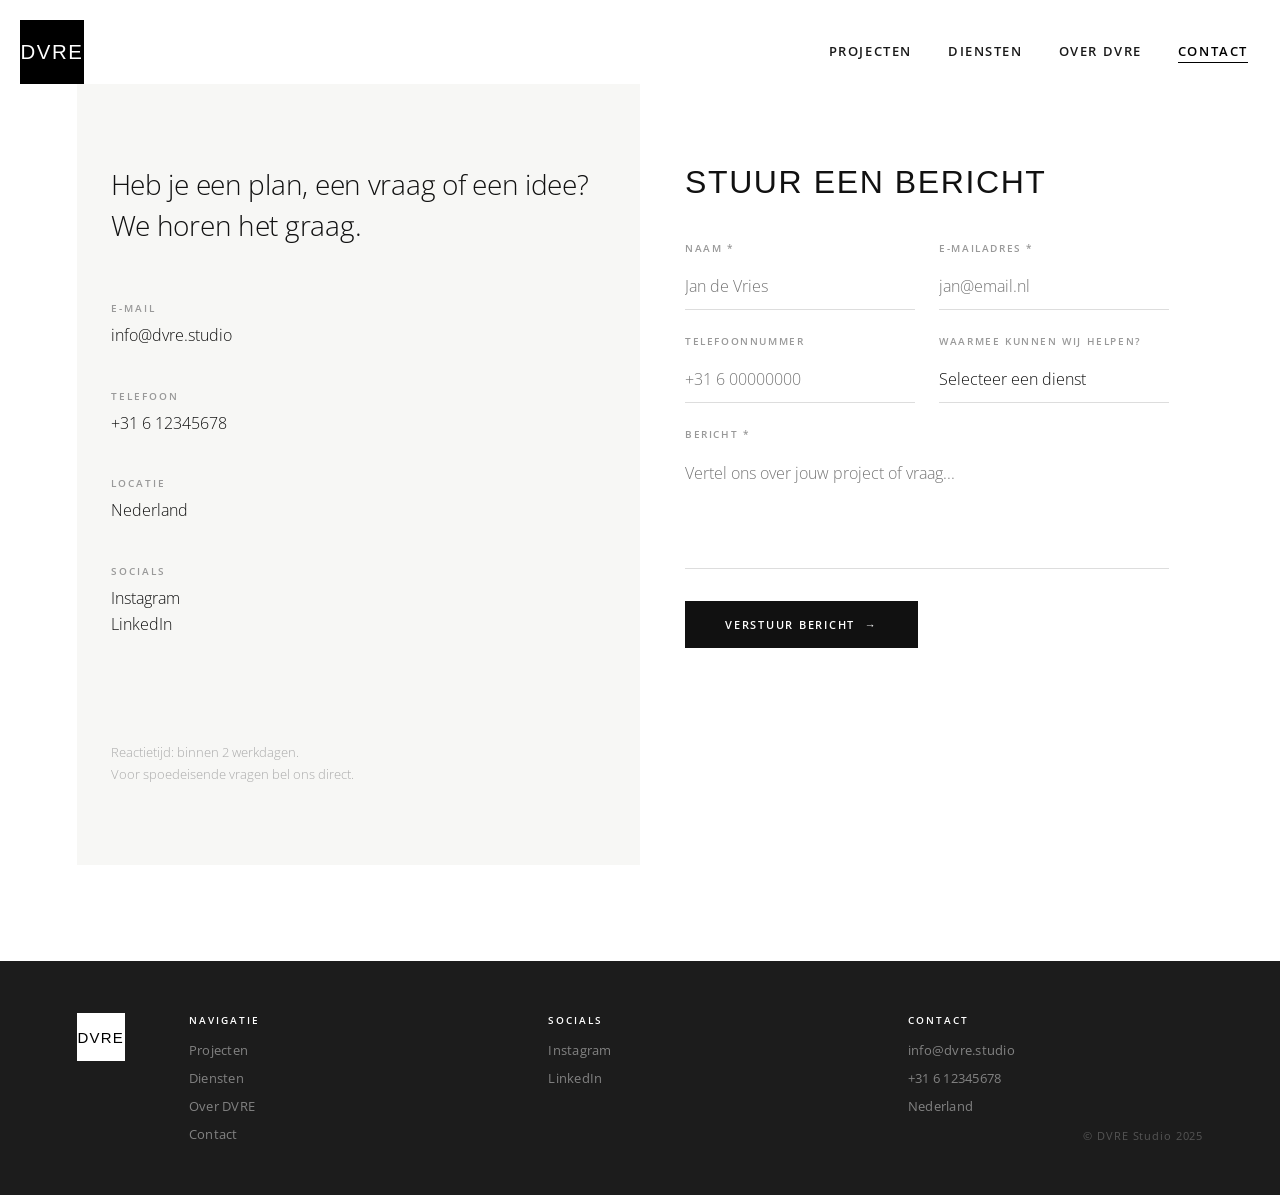
<file: contact.html>
<!DOCTYPE html>
<html lang="nl">
<head>
    <meta charset="UTF-8">
    <meta name="viewport" content="width=device-width, initial-scale=1.0">
    <title>Contact — DVRE</title>
    <link rel="stylesheet" href="css/style.css">
    <style>
        /* Contact layout */
        #contact-page {
            display: grid;
            grid-template-columns: 1fr 1fr;
            gap: 0;
            min-height: 80vh;
            padding-top: 84px;
        }

        /* Linker kolom — info */
        .contact-info {
            padding: 80px 8% 80px 6%;
            background: #f7f7f5;
            display: flex;
            flex-direction: column;
            justify-content: space-between;
        }

        .contact-intro {
            font-size: 28px;
            font-weight: 300;
            line-height: 1.45;
            color: #111;
            margin-bottom: 56px;
            letter-spacing: -0.01em;
        }

        .contact-detail-group { margin-bottom: 40px; }

        .contact-detail-label {
            font-size: 10px;
            font-weight: 700;
            letter-spacing: 0.2em;
            text-transform: uppercase;
            color: #999;
            margin-bottom: 8px;
        }

        .contact-detail-value {
            font-size: 16px;
            font-weight: 300;
            color: #111;
            text-decoration: none;
            display: block;
            line-height: 1.6;
            transition: opacity 0.2s;
        }

        .contact-detail-value:hover { opacity: 0.6; }

        /* Rechter kolom — formulier */
        .contact-form-wrap {
            padding: 80px 6% 80px 8%;
            background: #fff;
        }

        .form-title {
            font-family: 'Futura PT Condensed', 'Futura PT', 'Futura', 'Century Gothic', Arial Narrow, sans-serif;
            font-size: 32px;
            font-weight: 500;
            font-stretch: condensed;
            letter-spacing: 0.05em;
            text-transform: uppercase;
            color: #111;
            margin-bottom: 40px;
        }

        .contact-form { display: flex; flex-direction: column; gap: 24px; }

        .form-group { display: flex; flex-direction: column; gap: 8px; }

        .form-row { display: grid; grid-template-columns: 1fr 1fr; gap: 24px; }

        .form-group label {
            font-size: 10px;
            font-weight: 700;
            letter-spacing: 0.16em;
            text-transform: uppercase;
            color: #999;
        }

        .form-group input,
        .form-group select,
        .form-group textarea {
            border: none;
            border-bottom: 1px solid #ddd;
            padding: 12px 0;
            font-size: 16px;
            font-weight: 300;
            font-family: 'Open Sans', Arial, sans-serif;
            color: #111;
            background: transparent;
            outline: none;
            transition: border-color 0.2s ease;
            -webkit-appearance: none;
            border-radius: 0;
        }

        .form-group input:focus,
        .form-group select:focus,
        .form-group textarea:focus {
            border-bottom-color: #111;
        }

        .form-group textarea {
            resize: none;
            min-height: 120px;
            line-height: 1.6;
        }

        .form-group select { cursor: pointer; color: #111; }
        .form-group select option { color: #111; }

        .form-submit {
            display: inline-block;
            background: #111;
            color: #fff;
            font-size: 11px;
            font-weight: 700;
            letter-spacing: 0.16em;
            text-transform: uppercase;
            border: none;
            padding: 16px 40px;
            cursor: pointer;
            font-family: 'Open Sans', Arial, sans-serif;
            transition: background 0.2s ease, transform 0.15s ease;
            margin-top: 8px;
            align-self: flex-start;
        }

        .form-submit:hover { background: #333; transform: translateY(-1px); }

        .form-success {
            display: none;
            padding: 20px;
            background: #f0f7f0;
            border-left: 3px solid #4a9e4a;
            font-size: 15px;
            font-weight: 300;
            color: #2d6a2d;
        }

        @media (max-width: 768px) {
            #contact-page { grid-template-columns: 1fr; padding-top: 70px; }
            .contact-info { padding: 56px 5%; }
            .contact-form-wrap { padding: 56px 5%; }
            .form-row { grid-template-columns: 1fr; gap: 24px; }
        }
    </style>
</head>
<body>

    <header id="navbar" class="visible">
        <a href="index.html" id="logo" style="text-decoration:none;"><span>DVRE</span></a>
        <nav id="main-nav">
            <a href="projecten.html">Projecten</a>
            <a href="diensten.html">Diensten</a>
            <a href="over.html">Over DVRE</a>
            <a href="contact.html" class="nav-active">Contact</a>
        </nav>
        <button id="hamburger" aria-label="Menu"><span></span><span></span><span></span></button>
    </header>

    <div id="mobile-menu">
        <button id="mobile-close">✕</button>
        <nav id="mobile-nav">
            <a href="projecten.html">Projecten</a>
            <a href="diensten.html">Diensten</a>
            <a href="over.html">Over DVRE</a>
            <a href="contact.html">Contact</a>
        </nav>
    </div>

    <section id="contact-page">

        <!-- Info links -->
        <div class="contact-info">
            <div>
                <p class="contact-intro">Heb je een plan, een vraag of een idee? We horen het graag.</p>

                <div class="contact-detail-group">
                    <p class="contact-detail-label">E-mail</p>
                    <a href="mailto:info@dvre.studio" class="contact-detail-value">info@dvre.studio</a>
                </div>

                <div class="contact-detail-group">
                    <p class="contact-detail-label">Telefoon</p>
                    <a href="tel:+31612345678" class="contact-detail-value">+31 6 12345678</a>
                </div>

                <div class="contact-detail-group">
                    <p class="contact-detail-label">Locatie</p>
                    <span class="contact-detail-value">Nederland</span>
                </div>

                <div class="contact-detail-group">
                    <p class="contact-detail-label">Socials</p>
                    <a href="#" class="contact-detail-value">Instagram</a>
                    <a href="#" class="contact-detail-value">LinkedIn</a>
                </div>
            </div>

            <div style="margin-top: 64px;">
                <p style="font-size:13px; color:#aaa; line-height:1.7; font-weight:300;">
                    Reactietijd: binnen 2 werkdagen.<br>
                    Voor spoedeisende vragen bel ons direct.
                </p>
            </div>
        </div>

        <!-- Formulier rechts -->
        <div class="contact-form-wrap">
            <p class="form-title">Stuur een bericht</p>

            <div class="form-success" id="form-success">
                Bedankt voor je bericht! We nemen binnen 2 werkdagen contact met je op.
            </div>

            <form class="contact-form" id="contact-form" novalidate>
                <div class="form-row">
                    <div class="form-group">
                        <label for="naam">Naam *</label>
                        <input type="text" id="naam" name="naam" placeholder="Jan de Vries" required>
                    </div>
                    <div class="form-group">
                        <label for="email">E-mailadres *</label>
                        <input type="email" id="email" name="email" placeholder="jan@email.nl" required>
                    </div>
                </div>

                <div class="form-row">
                    <div class="form-group">
                        <label for="telefoon">Telefoonnummer</label>
                        <input type="tel" id="telefoon" name="telefoon" placeholder="+31 6 00000000">
                    </div>
                    <div class="form-group">
                        <label for="dienst">Waarmee kunnen wij helpen?</label>
                        <select id="dienst" name="dienst">
                            <option value="">Selecteer een dienst</option>
                            <option value="architectuur">Architectuur</option>
                            <option value="interieur">Interieurontwerp</option>
                            <option value="vergunning">Omgevingsvergunning</option>
                            <option value="verbouwing">Verbouwing &amp; Transformatie</option>
                            <option value="splitsing">Splitsing</option>
                            <option value="visualisatie">Visualisatie</option>
                            <option value="anders">Anders</option>
                        </select>
                    </div>
                </div>

                <div class="form-group">
                    <label for="bericht">Bericht *</label>
                    <textarea id="bericht" name="bericht" placeholder="Vertel ons over jouw project of vraag..." required></textarea>
                </div>

                <button type="submit" class="form-submit">Verstuur bericht &nbsp;→</button>
            </form>
        </div>

    </section>

    <footer id="footer">
        <div id="footer-logo"><div id="footer-logo-box"><span>DVRE</span></div></div>
        <div class="footer-col">
            <p class="footer-heading">Navigatie</p>
            <a href="projecten.html">Projecten</a>
            <a href="diensten.html">Diensten</a>
            <a href="over.html">Over DVRE</a>
            <a href="contact.html">Contact</a>
        </div>
        <div class="footer-col">
            <p class="footer-heading">Socials</p>
            <a href="#">Instagram</a><a href="#">LinkedIn</a>
        </div>
        <div class="footer-col">
            <p class="footer-heading">Contact</p>
            <a href="mailto:info@dvre.studio">info@dvre.studio</a>
            <a href="tel:+31612345678">+31 6 12345678</a>
            <span>Nederland</span>
        </div>
        <div id="footer-copy">© DVRE Studio 2025</div>
    </footer>

    <script>
    document.getElementById('contact-form').addEventListener('submit', function(e) {
        e.preventDefault();
        var naam    = document.getElementById('naam').value.trim();
        var email   = document.getElementById('email').value.trim();
        var bericht = document.getElementById('bericht').value.trim();
        if (!naam || !email || !bericht) {
            alert('Vul naam, e-mailadres en bericht in.');
            return;
        }
        this.style.display = 'none';
        document.getElementById('form-success').style.display = 'block';
    });
    </script>
    <script src="js/script.js"></script>
</body>
</html>
</file>
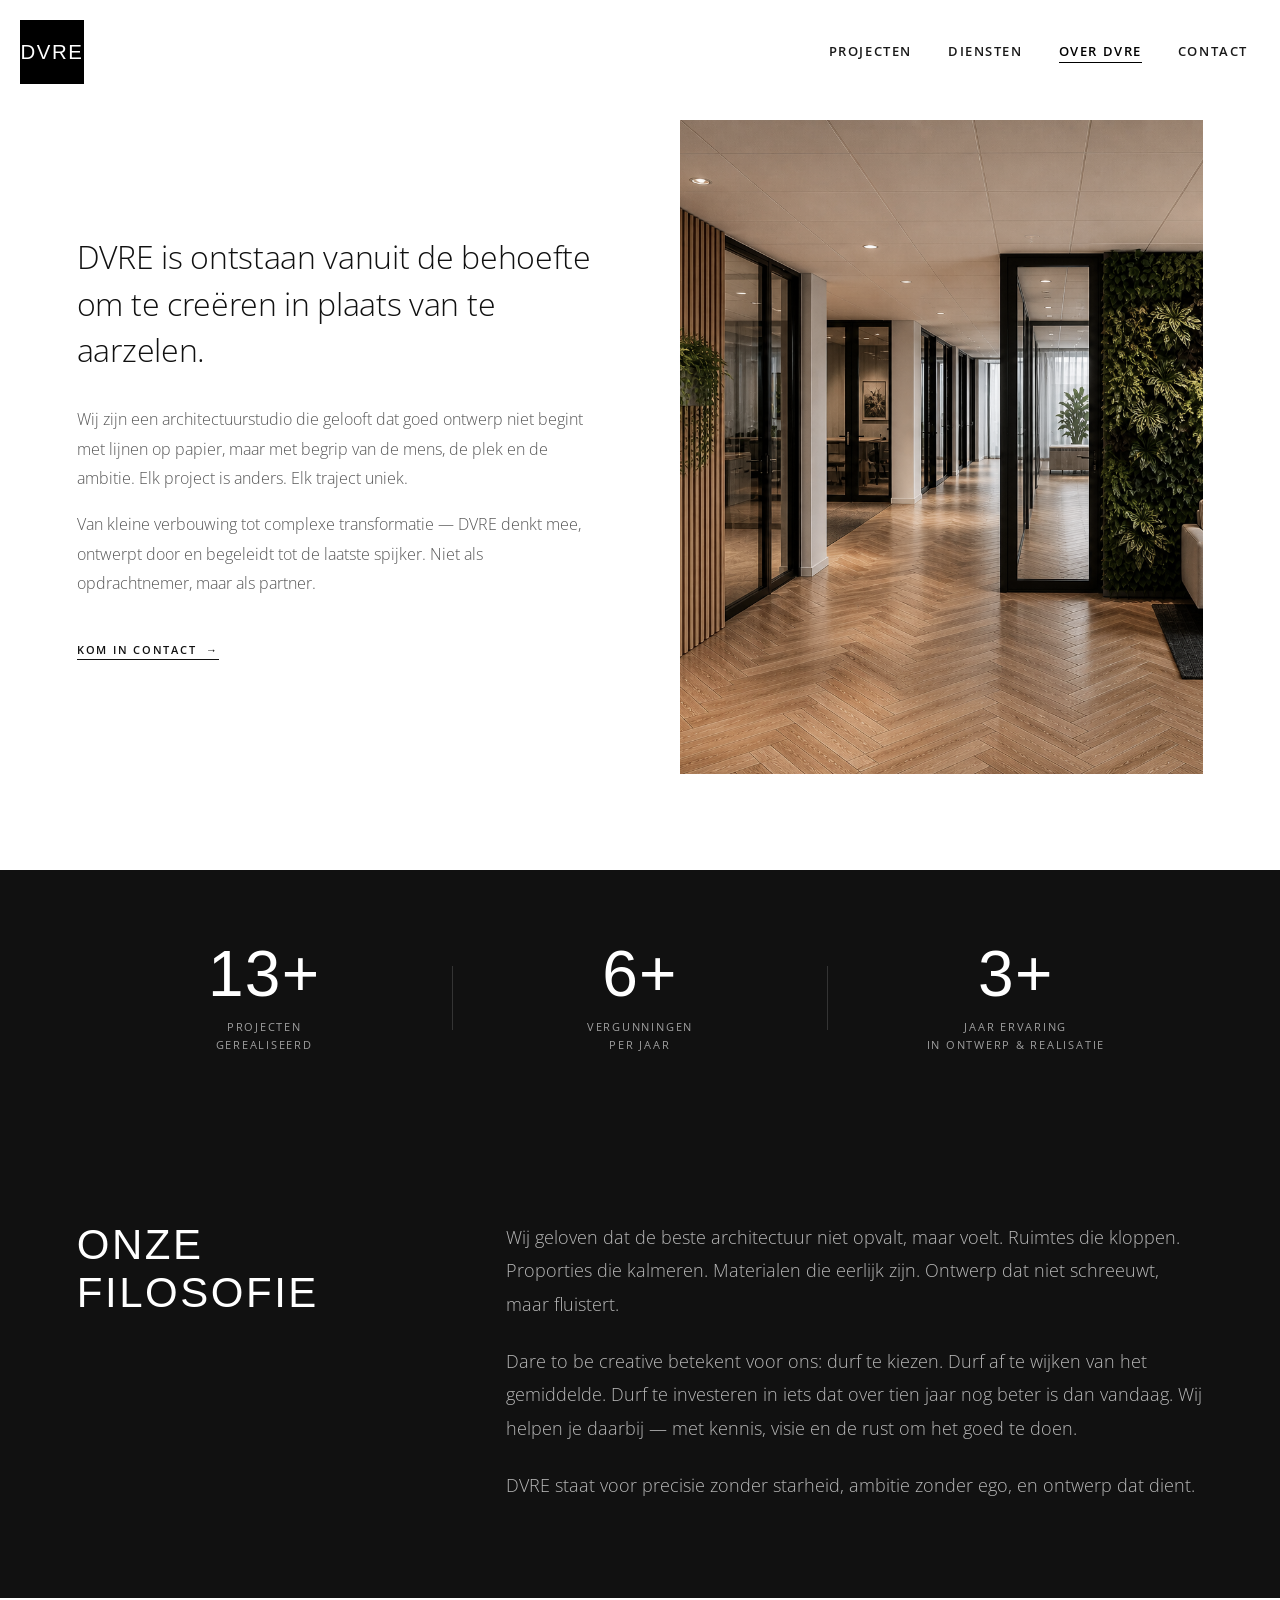
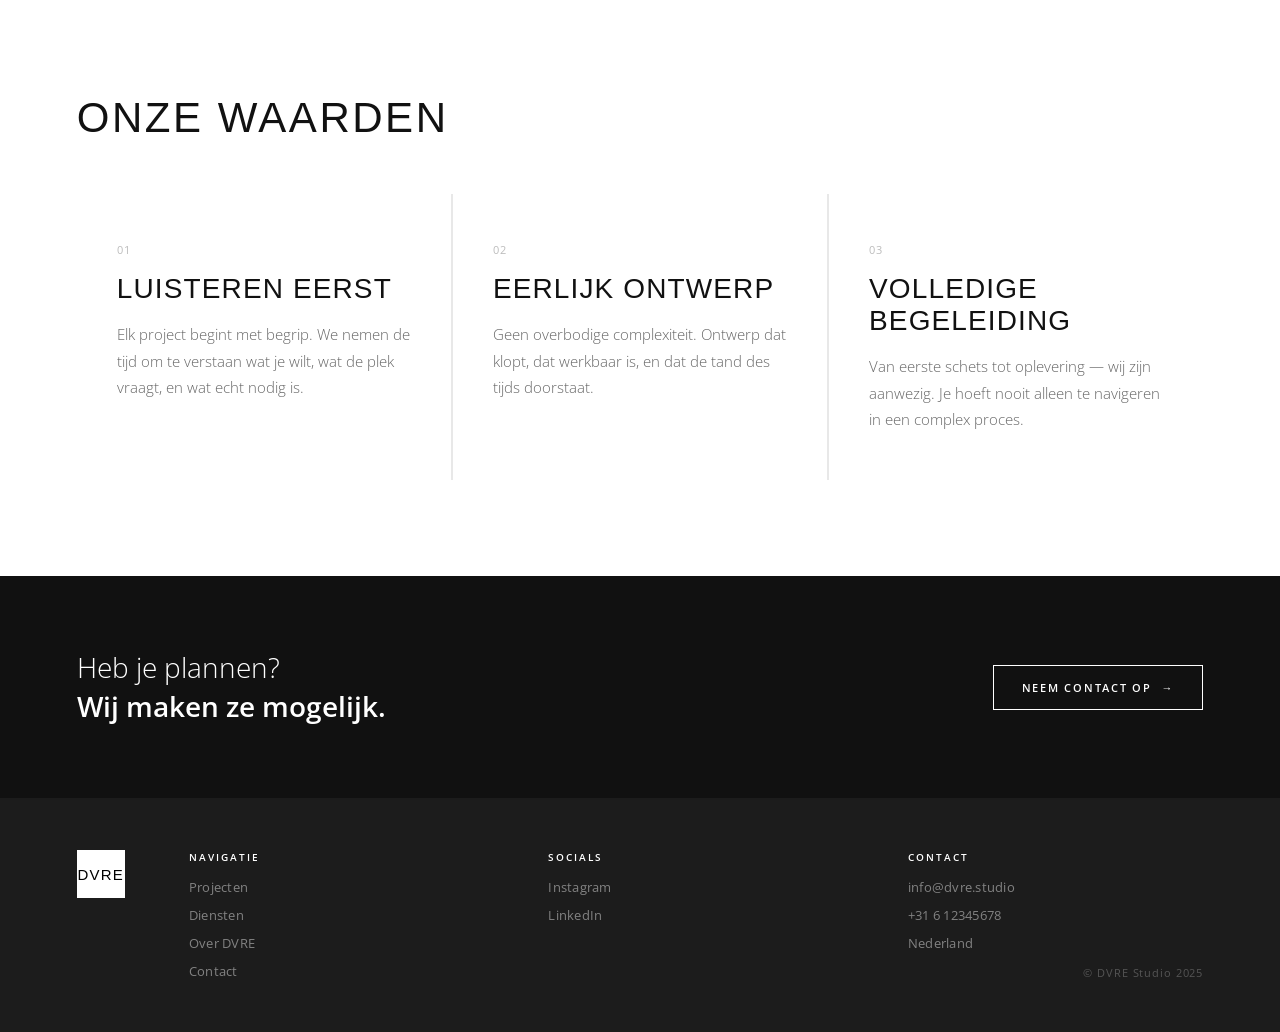
<file: over.html>
<!DOCTYPE html>
<html lang="nl">
<head>
    <meta charset="UTF-8">
    <meta name="viewport" content="width=device-width, initial-scale=1.0">
    <title>Over DVRE</title>
    <link rel="stylesheet" href="css/style.css">
    <style>
        /* Intro sectie */
        #over-intro {
            display: grid;
            grid-template-columns: 1fr 1fr;
            gap: 80px;
            align-items: center;
            padding: 96px 6%;
            padding-top: 120px;
        }

        .over-intro-img {
            aspect-ratio: 4/5;
            width: 100%;
            background-size: cover;
            background-position: center;
        }

        .over-lead {
            font-size: 32px;
            font-weight: 300;
            line-height: 1.45;
            letter-spacing: -0.01em;
            color: #111;
            margin-bottom: 32px;
        }

        .over-body {
            font-size: 16px;
            font-weight: 300;
            line-height: 1.85;
            color: #555;
            margin-bottom: 16px;
        }

        /* Filosofie */
        #filosofie {
            background: #111;
            color: #fff;
            padding: 96px 6%;
        }

        .filosofie-inner {
            display: grid;
            grid-template-columns: 1fr 2fr;
            gap: 80px;
            align-items: start;
        }

        .filosofie-label {
            font-family: 'Futura PT Condensed', 'Futura PT', 'Futura', 'Century Gothic', Arial Narrow, sans-serif;
            font-size: 42px;
            font-weight: 500;
            font-stretch: condensed;
            letter-spacing: 0.06em;
            text-transform: uppercase;
            color: #fff;
            position: sticky;
            top: 80px;
        }

        .filosofie-tekst p {
            font-size: 18px;
            font-weight: 300;
            line-height: 1.85;
            color: rgba(255,255,255,0.7);
            margin-bottom: 24px;
        }

        .filosofie-tekst p:last-child { margin-bottom: 0; }

        /* Waarden */
        #waarden { padding: 96px 6%; background: #fff; }

        .waarden-grid {
            display: grid;
            grid-template-columns: repeat(3, 1fr);
            gap: 2px;
            background: #e8e8e8;
            margin-top: 52px;
        }

        .waarde-item {
            background: #fff;
            padding: 48px 40px;
        }

        .waarde-num {
            font-size: 11px;
            letter-spacing: 0.12em;
            color: #bbb;
            margin-bottom: 16px;
            text-transform: uppercase;
        }

        .waarde-titel {
            font-family: 'Futura PT Condensed', 'Futura PT', 'Futura', 'Century Gothic', Arial Narrow, sans-serif;
            font-size: 28px;
            font-weight: 500;
            font-stretch: condensed;
            letter-spacing: 0.04em;
            text-transform: uppercase;
            color: #111;
            margin-bottom: 16px;
        }

        .waarde-tekst {
            font-size: 15px;
            font-weight: 300;
            line-height: 1.75;
            color: #666;
        }

        @media (max-width: 768px) {
            #over-intro { grid-template-columns: 1fr; gap: 40px; padding-top: 96px; }
            .over-intro-img { aspect-ratio: 4/3; }
            .filosofie-inner { grid-template-columns: 1fr; gap: 40px; }
            .filosofie-label { position: static; }
            .waarden-grid { grid-template-columns: 1fr; }
        }
    </style>
</head>
<body>

    <header id="navbar" class="visible">
        <a href="index.html" id="logo" style="text-decoration:none;"><span>DVRE</span></a>
        <nav id="main-nav">
            <a href="projecten.html">Projecten</a>
            <a href="diensten.html">Diensten</a>
            <a href="over.html" class="nav-active">Over DVRE</a>
            <a href="contact.html">Contact</a>
        </nav>
        <button id="hamburger" aria-label="Menu"><span></span><span></span><span></span></button>
    </header>

    <div id="mobile-menu">
        <button id="mobile-close">✕</button>
        <nav id="mobile-nav">
            <a href="projecten.html">Projecten</a>
            <a href="diensten.html">Diensten</a>
            <a href="over.html">Over DVRE</a>
            <a href="contact.html">Contact</a>
        </nav>
    </div>

    <!-- Intro -->
    <section id="over-intro">
        <div>
            <p class="over-lead">DVRE is ontstaan vanuit de behoefte om te creëren in plaats van te aarzelen.</p>
            <p class="over-body">Wij zijn een architectuurstudio die gelooft dat goed ontwerp niet begint met lijnen op papier, maar met begrip van de mens, de plek en de ambitie. Elk project is anders. Elk traject uniek.</p>
            <p class="over-body">Van kleine verbouwing tot complexe transformatie — DVRE denkt mee, ontwerpt door en begeleidt tot de laatste spijker. Niet als opdrachtnemer, maar als partner.</p>
            <br>
            <a href="contact.html" class="btn-secondary">Kom in contact &nbsp;→</a>
        </div>
        <div class="over-intro-img" style="background-image: url('images/Over ons/Over ons.png');"></div>
    </section>

    <!-- Stats -->
    <section id="stats">
        <div class="stat"><span class="stat-num" data-target="20">0</span><span class="stat-label">Projecten<br>gerealiseerd</span></div>
        <div class="stat-divider"></div>
        <div class="stat"><span class="stat-num" data-target="10">0</span><span class="stat-label">Vergunningen<br>per jaar</span></div>
        <div class="stat-divider"></div>
        <div class="stat"><span class="stat-num" data-target="5">0</span><span class="stat-label">Jaar ervaring<br>in ontwerp &amp; realisatie</span></div>
    </section>

    <!-- Filosofie -->
    <section id="filosofie" class="dark-section">
        <div class="filosofie-inner">
            <div class="filosofie-label">Onze<br>filosofie</div>
            <div class="filosofie-tekst">
                <p>Wij geloven dat de beste architectuur niet opvalt, maar voelt. Ruimtes die kloppen. Proporties die kalmeren. Materialen die eerlijk zijn. Ontwerp dat niet schreeuwt, maar fluistert.</p>
                <p>Dare to be creative betekent voor ons: durf te kiezen. Durf af te wijken van het gemiddelde. Durf te investeren in iets dat over tien jaar nog beter is dan vandaag. Wij helpen je daarbij — met kennis, visie en de rust om het goed te doen.</p>
                <p>DVRE staat voor precisie zonder starheid, ambitie zonder ego, en ontwerp dat dient.</p>
            </div>
        </div>
    </section>

    <!-- Waarden -->
    <section id="waarden">
        <span class="section-label">Onze waarden</span>
        <div class="waarden-grid">
            <div class="waarde-item">
                <p class="waarde-num">01</p>
                <h3 class="waarde-titel">Luisteren eerst</h3>
                <p class="waarde-tekst">Elk project begint met begrip. We nemen de tijd om te verstaan wat je wilt, wat de plek vraagt, en wat echt nodig is.</p>
            </div>
            <div class="waarde-item">
                <p class="waarde-num">02</p>
                <h3 class="waarde-titel">Eerlijk ontwerp</h3>
                <p class="waarde-tekst">Geen overbodige complexiteit. Ontwerp dat klopt, dat werkbaar is, en dat de tand des tijds doorstaat.</p>
            </div>
            <div class="waarde-item">
                <p class="waarde-num">03</p>
                <h3 class="waarde-titel">Volledige begeleiding</h3>
                <p class="waarde-tekst">Van eerste schets tot oplevering — wij zijn aanwezig. Je hoeft nooit alleen te navigeren in een complex proces.</p>
            </div>
        </div>
    </section>

    <!-- CTA -->
    <section id="contact-cta">
        <div id="cta-text">
            <p>Heb je plannen?</p>
            <p><strong>Wij maken ze mogelijk.</strong></p>
        </div>
        <a href="contact.html" class="btn-primary btn-outline">Neem contact op &nbsp;→</a>
    </section>

    <footer id="footer">
        <div id="footer-logo"><div id="footer-logo-box"><span>DVRE</span></div></div>
        <div class="footer-col">
            <p class="footer-heading">Navigatie</p>
            <a href="projecten.html">Projecten</a>
            <a href="diensten.html">Diensten</a>
            <a href="over.html">Over DVRE</a>
            <a href="contact.html">Contact</a>
        </div>
        <div class="footer-col">
            <p class="footer-heading">Socials</p>
            <a href="#">Instagram</a><a href="#">LinkedIn</a>
        </div>
        <div class="footer-col">
            <p class="footer-heading">Contact</p>
            <a href="mailto:info@dvre.studio">info@dvre.studio</a>
            <a href="tel:+31612345678">+31 6 12345678</a>
            <span>Nederland</span>
        </div>
        <div id="footer-copy">© DVRE Studio 2025</div>
    </footer>

    <script src="js/script.js"></script>
</body>
</html>
</file>
<file: css/style.css>
/* =====================
   FONTS
   ===================== */
@font-face {
    font-family: 'Open Sans';
    src: url('../fonts/OpenSans-Light.ttf') format('truetype');
    font-weight: 300;
    font-style: normal;
    font-display: swap;
}
@font-face {
    font-family: 'Open Sans';
    src: url('../fonts/OpenSans-Regular.ttf') format('truetype');
    font-weight: 400;
    font-style: normal;
    font-display: swap;
}
@font-face {
    font-family: 'Open Sans';
    src: url('../fonts/OpenSans-Medium.ttf') format('truetype');
    font-weight: 500;
    font-style: normal;
    font-display: swap;
}
@font-face {
    font-family: 'Open Sans';
    src: url('../fonts/OpenSans-SemiBold.ttf') format('truetype');
    font-weight: 600;
    font-style: normal;
    font-display: swap;
}

/* =====================
   RESET & BASE
   ===================== */
*, *::before, *::after { margin: 0; padding: 0; box-sizing: border-box; }

html { scroll-behavior: smooth; }

body {
    font-family: 'Open Sans', Arial, sans-serif;
    background: #fff;
    color: #111;
    overflow-x: hidden;
}

/* =====================
   INTRO
   ===================== */
#intro {
    position: fixed;
    inset: 0;
    background: #000;
    display: flex;
    align-items: center;
    justify-content: center;
    z-index: 9999;
    transition: opacity 1.4s ease;
}

#intro.fade-out { opacity: 0; pointer-events: none; }

#intro-letters { display: flex; gap: 0.04em; }

.letter {
    color: #fff;
    font-family: 'Futura PT Condensed', 'Futura PT', 'Futura', 'Century Gothic', Arial Narrow, sans-serif;
    font-size: 126px;
    font-weight: 500;
    font-stretch: condensed;
    letter-spacing: 0.08em;
    text-transform: uppercase;
    opacity: 0;
    animation: letterIn 0.35s ease forwards;
}

@keyframes letterIn {
    from { opacity: 0; transform: translateY(8px); }
    to   { opacity: 1; transform: translateY(0); }
}

/* =====================
   NAVBAR
   ===================== */
#navbar {
    position: fixed;
    top: 20px;
    left: 0;
    width: 100%;
    display: flex;
    align-items: center;
    padding: 0 32px 0 20px;
    z-index: 1000;
    opacity: 0;
    transition: opacity 0.6s ease;
}

#navbar.visible { opacity: 1; }

/* Logo */
#logo {
    display: flex;
    align-items: center;
    justify-content: center;
    width: 64px;
    height: 64px;
    background: #000;
    flex-shrink: 0;
    transition: background 0.4s ease;
}

#logo span {
    color: #fff;
    font-family: 'Futura PT Condensed', 'Futura PT', 'Futura', 'Century Gothic', Arial Narrow, sans-serif;
    font-size: 20.4px;
    font-weight: 500;
    font-stretch: condensed;
    letter-spacing: 0.08em;
    text-transform: uppercase;
    line-height: 1;
    transition: color 0.4s ease;
}

/* Nav links */
nav#main-nav { display: flex; gap: 36px; margin-left: auto; }

nav#main-nav a {
    color: #000;
    font-size: 13.2px;
    font-weight: 700;
    letter-spacing: 0.12em;
    text-transform: uppercase;
    text-decoration: none;
    opacity: 0.9;
    transition: color 0.4s ease, opacity 0.2s;
}

nav#main-nav a:hover { opacity: 1; }

/* Actieve paginalink */
nav#main-nav a.nav-active {
    border-bottom: 1.5px solid currentColor;
    padding-bottom: 2px;
    opacity: 1;
}

/* Navbar over hero slider — logo doorzichtig */
#navbar.on-hero #logo { background: transparent; }
#navbar.on-hero #logo span { color: #fff; }
#navbar.on-hero nav#main-nav a { color: #fff; }
#navbar.on-hero #hamburger span { background: #fff; }

/* Navbar op donkere sectie */
#navbar.on-dark #logo { background: #fff; }
#navbar.on-dark #logo span { color: #000; }
#navbar.on-dark nav#main-nav a { color: #fff; }

/* Hamburger (mobiel) */
#hamburger {
    display: none;
    flex-direction: column;
    gap: 5px;
    background: none;
    border: none;
    cursor: pointer;
    margin-left: auto;
    padding: 8px;
}

#hamburger span {
    display: block;
    width: 24px;
    height: 1.5px;
    background: #000;
    transition: background 0.3s;
}

#navbar.on-dark #hamburger span { background: #fff; }

/* Mobiel menu overlay */
#mobile-menu {
    position: fixed;
    inset: 0;
    background: #000;
    z-index: 8000;
    display: flex;
    flex-direction: column;
    align-items: center;
    justify-content: center;
    opacity: 0;
    pointer-events: none;
    transition: opacity 0.4s ease;
}

#mobile-menu.open { opacity: 1; pointer-events: all; }

#mobile-close {
    position: absolute;
    top: 28px;
    right: 28px;
    background: none;
    border: none;
    color: #fff;
    font-size: 24px;
    cursor: pointer;
    opacity: 0.7;
}

#mobile-nav { display: flex; flex-direction: column; align-items: center; gap: 32px; }

#mobile-nav a {
    color: #fff;
    font-family: 'Futura PT Condensed', 'Futura PT', 'Futura', 'Century Gothic', Arial Narrow, sans-serif;
    font-size: 48px;
    font-weight: 500;
    font-stretch: condensed;
    letter-spacing: 0.06em;
    text-transform: uppercase;
    text-decoration: none;
    opacity: 0.85;
    transition: opacity 0.2s;
}

#mobile-nav a:hover { opacity: 1; }

/* =====================
   HERO
   ===================== */
#hero { position: relative; height: 100vh; overflow: hidden; }

.slide {
    position: absolute;
    inset: 0;
    opacity: 0;
    transition: opacity 1s ease;
    background-size: cover;
    background-position: center;
}

.slide.active { opacity: 1; }

#hero-overlay {
    position: absolute;
    inset: 0;
    background: linear-gradient(to right, rgba(0,0,0,0.55) 0%, rgba(0,0,0,0.15) 55%, transparent 100%);
    z-index: 1;
}

#hero-text {
    position: absolute;
    bottom: 14%;
    left: 6%;
    z-index: 2;
    color: #fff;
    max-width: 90vw;
}

.hero-label {
    font-size: 11px;
    letter-spacing: 0.18em;
    text-transform: uppercase;
    opacity: 0.75;
    margin-bottom: 16px;
}

.hero-title {
    font-family: 'Futura PT Condensed', 'Futura PT', 'Futura', 'Century Gothic', Arial Narrow, sans-serif;
    font-size: 99px;
    font-weight: 500;
    font-stretch: condensed;
    letter-spacing: 0.04em;
    line-height: 0.95;
    text-transform: uppercase;
    margin-bottom: 20px;
}

/* A → V flip animatie */
.letter-morph {
    display: inline-block;
    position: relative;
    perspective: 600px;
}

.lm-front,
.lm-back {
    display: inline-block;
    backface-visibility: hidden;
    transition: transform 0.7s cubic-bezier(0.4, 0, 0.2, 1);
}

.lm-back {
    position: absolute;
    left: 0;
    top: 0;
    transform: rotateY(180deg);
}

.letter-morph.flipped .lm-front { transform: rotateY(-180deg); }
.letter-morph.flipped .lm-back  { transform: rotateY(0deg); }

.hero-tagline {
    font-size: 18px;
    font-weight: 300;
    line-height: 1.5;
    margin-bottom: 32px;
    opacity: 0.92;
}

/* Buttons */
.btn-primary {
    display: inline-block;
    background: #fff;
    color: #000;
    font-size: 11px;
    font-weight: 700;
    letter-spacing: 0.16em;
    text-transform: uppercase;
    text-decoration: none;
    padding: 14px 28px;
    transition: background 0.2s, color 0.2s;
}

.btn-primary:hover { background: #000; color: #fff; }

/* Slider pijlen */
.slider-arrow {
    position: absolute;
    top: 50%;
    transform: translateY(-50%);
    background: none;
    border: none;
    cursor: pointer;
    z-index: 10;
    width: 40px;
    height: 40px;
    padding: 0;
    opacity: 0.6;
    transition: opacity 0.2s;
}

.slider-arrow:hover { opacity: 1; }

.slider-arrow::before {
    content: '';
    display: block;
    width: 14px;
    height: 14px;
    border-top: 1.5px solid #fff;
    border-right: 1.5px solid #fff;
}

#arrow-prev { left: 28px; }
#arrow-prev::before { transform: rotate(-135deg); margin-left: 14px; }
#arrow-next { right: 28px; }
#arrow-next::before { transform: rotate(45deg); margin-left: 10px; }

#slider-dots {
    position: absolute;
    bottom: 28px;
    left: 50%;
    transform: translateX(-50%);
    display: flex;
    gap: 8px;
    z-index: 10;
}

.dot {
    width: 9px;
    height: 9px;
    border-radius: 50%;
    background: rgba(255,255,255,0.5);
    cursor: pointer;
    transition: background 0.3s;
}

.dot.active { background: #fff; }

/* =====================
   GEDEELDE SECTIES
   ===================== */
section { padding: 96px 6%; }

.section-header { margin-bottom: 52px; }

.section-label {
    font-family: 'Futura PT Condensed', 'Futura PT', 'Futura', 'Century Gothic', Arial Narrow, sans-serif;
    font-size: 42px;
    font-weight: 500;
    font-stretch: condensed;
    letter-spacing: 0.06em;
    text-transform: uppercase;
    color: #111;
    display: block;
    margin-bottom: 0;
}

.section-rule { display: none; }

/* =====================
   TAGLINE BLOK
   ===================== */
#tagline-block {
    background: #111;
    padding: 72px 6%;
    display: flex;
    align-items: center;
    justify-content: center;
}

#tagline-text {
    font-family: 'Open Sans', Arial, sans-serif;
    font-size: 38px;
    font-weight: 300;
    letter-spacing: -0.01em;
    text-transform: none;
    color: #fff;
    text-align: center;
    line-height: 1.2;
    max-width: 90vw;
}

/* =====================
   DIENSTEN
   ===================== */
#diensten {
    background: #fff;
    padding: 96px 6% 0;
}

.diensten-inner {
    display: grid;
    grid-template-columns: 1fr 1fr;
    gap: 80px;
    align-items: start;
}

/* Foto paneel links */
#diensten-img-panel {
    aspect-ratio: 1/1;
    width: 100%;
    background-size: cover;
    background-position: center;
}

/* Tekst paneel rechts */
#diensten-right {
    display: flex;
    flex-direction: column;
}

/* Lijst */
.diensten-list {
    display: flex;
    flex-direction: column;
    margin-bottom: 40px;
}

.dienst-row {
    display: flex;
    align-items: baseline;
    gap: 16px;
    padding: 14px 0;
    border-top: 1px solid #e0e0e0;
    cursor: pointer;
    transition: color 0.25s ease, transform 0.25s ease;
    color: #aaa;
}

.dienst-row:last-child { border-bottom: 1px solid #e0e0e0; }

.dienst-row.active { color: #111; }
.dienst-row:not(.active):hover { color: #555; transform: translateX(6px); }

.dienst-num {
    font-size: 11px;
    font-weight: 400;
    letter-spacing: 0.08em;
    color: inherit;
    flex-shrink: 0;
    opacity: 0.6;
}

.dienst-name {
    font-family: 'Open Sans', Arial, sans-serif;
    font-size: 18px;
    font-weight: 400;
    letter-spacing: 0;
    text-transform: none;
    line-height: 1.2;
}

/* Beschrijving */
.diensten-desc-wrap { position: relative; min-height: 80px; }

.dienst-desc {
    display: none;
    animation: fadeInText 0.35s ease;
}

.dienst-desc.active { display: block; }

.dienst-desc p {
    font-size: 15px;
    font-weight: 300;
    line-height: 1.8;
    color: #555;
    max-width: 400px;
}

/* =====================
   PROJECTEN
   ===================== */
#projecten { background: #fff; }

.projecten-grid {
    display: grid;
    grid-template-columns: repeat(3, 1fr);
    gap: 24px;
}

.project-card {
    cursor: pointer;
    text-decoration: none;
    color: inherit;
    display: block;
}

.project-img {
    width: 100%;
    aspect-ratio: 4/3;
    background-size: cover;
    background-position: center;
    overflow: hidden;
    position: relative;
    transition: transform 0.5s ease;
}

.project-img::after {
    content: '';
    position: absolute;
    inset: 0;
    background: rgba(0,0,0,0);
    transition: background 0.4s ease;
}

.project-card:hover .project-img { transform: scale(1.03); }
.project-card:hover .project-img::after { background: rgba(0,0,0,0.12); }

.project-info {
    display: flex;
    justify-content: space-between;
    align-items: flex-end;
    padding-top: 16px;
    border-top: 1px solid #ddd;
    margin-top: 16px;
    transition: border-color 0.3s ease;
}

.project-card:hover .project-info { border-color: #111; }

.project-type {
    font-size: 12px;
    font-weight: 700;
    letter-spacing: 0.1em;
    text-transform: uppercase;
    margin-bottom: 4px;
    transition: color 0.2s;
}

.project-loc { font-size: 12px; color: #888; letter-spacing: 0.06em; text-transform: uppercase; }

.project-arrow {
    font-size: 18px;
    color: #111;
    opacity: 0.3;
    transition: opacity 0.3s ease, transform 0.3s ease;
}
.project-card:hover .project-arrow { opacity: 1; transform: translateX(4px); }

/* =====================
   STATS
   ===================== */
#stats {
    background: #111;
    color: #fff;
    display: flex;
    align-items: center;
    justify-content: center;
    padding: 72px 6%;
}

.stat {
    flex: 1;
    display: flex;
    flex-direction: column;
    align-items: center;
    text-align: center;
    gap: 12px;
}

.stat-num {
    font-family: 'Futura PT Condensed', 'Futura PT', 'Futura', 'Century Gothic', Arial Narrow, sans-serif;
    font-size: 64px;
    font-weight: 500;
    font-stretch: condensed;
    letter-spacing: 0.02em;
    line-height: 1;
}

.stat-label {
    font-size: 11px;
    letter-spacing: 0.16em;
    text-transform: uppercase;
    opacity: 0.6;
    line-height: 1.6;
}

.stat-divider { width: 1px; height: 64px; background: rgba(255,255,255,0.15); flex-shrink: 0; }

/* =====================
   OVER DVRE
   ===================== */
#over {
    display: grid;
    grid-template-columns: 1fr 1fr;
    gap: 80px;
    align-items: center;
    padding: 96px 6%;
}

.over-quote {
    font-family: 'Open Sans', Arial, sans-serif;
    font-size: 32px;
    font-weight: 300;
    line-height: 1.4;
    letter-spacing: -0.01em;
    margin-bottom: 36px;
    color: #111;
}

.btn-secondary {
    display: inline-block;
    color: #111;
    font-size: 11px;
    font-weight: 700;
    letter-spacing: 0.16em;
    text-transform: uppercase;
    text-decoration: none;
    border-bottom: 1.5px solid #111;
    padding-bottom: 2px;
    transition: opacity 0.2s;
}

.btn-secondary:hover { opacity: 0.5; }

#over-img {
    aspect-ratio: 4/5;
    width: 100%;
    background-size: cover;
    background-position: center;
}

/* =====================
   CONTACT CTA
   ===================== */
#contact-cta {
    background: #111;
    color: #fff;
    display: flex;
    align-items: center;
    justify-content: space-between;
    padding: 72px 6%;
}

#cta-text p { font-size: 28px; font-weight: 300; line-height: 1.4; }
#cta-text strong { font-weight: 700; }

.btn-outline {
    background: transparent;
    color: #fff;
    border: 1.5px solid #fff;
    flex-shrink: 0;
}

.btn-outline:hover { background: #fff; color: #111; }

/* =====================
   FOOTER
   ===================== */
#footer {
    background: #1c1c1c;
    border-top: none;
    padding: 52px 6%;
    display: grid;
    grid-template-columns: auto 1fr 1fr 1fr;
    gap: 64px;
    align-items: start;
    position: relative;
}

#footer-logo-box {
    width: 48px;
    height: 48px;
    background: #fff;
    display: flex;
    align-items: center;
    justify-content: center;
}

#footer-logo-box span {
    color: #000;
    font-family: 'Futura PT Condensed', 'Futura PT', 'Futura', 'Century Gothic', Arial Narrow, sans-serif;
    font-size: 15px;
    font-weight: 500;
    font-stretch: condensed;
    letter-spacing: 0.08em;
    text-transform: uppercase;
}

.footer-col { display: flex; flex-direction: column; gap: 10px; }

.footer-heading {
    font-size: 10px;
    font-weight: 700;
    letter-spacing: 0.2em;
    text-transform: uppercase;
    color: #fff;
    margin-bottom: 4px;
}

.footer-col a, .footer-col span {
    font-size: 13px;
    color: rgba(255,255,255,0.45);
    text-decoration: none;
    letter-spacing: 0.02em;
    transition: color 0.2s;
}

.footer-col a:hover { color: #fff; }

#footer-copy {
    position: absolute;
    bottom: 52px;
    right: 6%;
    font-size: 11px;
    color: rgba(255,255,255,0.25);
    letter-spacing: 0.08em;
}

/* =====================
   RESPONSIVE — TABLET
   ===================== */
@media (max-width: 768px) {
    .diensten-inner { grid-template-columns: 1fr; gap: 40px; }
    #diensten-img-panel { aspect-ratio: 16/9; }
    .projecten-grid { grid-template-columns: repeat(2, 1fr); }
    #over { grid-template-columns: 1fr; gap: 40px; }
    #over-img { aspect-ratio: 16/9; }
    #footer { grid-template-columns: 1fr 1fr; gap: 40px; }
    #footer-logo { grid-column: 1 / -1; }
    #footer-copy { position: static; margin-top: 8px; grid-column: 1 / -1; }
    .hero-title { font-size: 88px; }
    #tagline-text { font-size: 36px; }
}

/* =====================
   RESPONSIVE — MOBIEL
   ===================== */
@media (max-width: 600px) {
    /* Navbar */
    nav#main-nav { display: none; }
    #hamburger { display: flex; }

    /* Hero */
    .hero-title { font-size: 52px; }
    .hero-tagline { font-size: 15px; }
    #hero-text { left: 5%; bottom: 12%; }

    /* Secties */
    section { padding: 64px 5%; }
    .section-label { font-size: 30px; }

    /* Diensten */
    .diensten-inner { grid-template-columns: 1fr; }

    /* Projecten */
    .projecten-grid { grid-template-columns: 1fr; }

    /* Stats */
    #stats { flex-direction: column; gap: 40px; padding: 56px 5%; }
    .stat-divider { width: 40px; height: 1px; }
    .stat-num { font-size: 52px; }

    /* Over */
    #over { grid-template-columns: 1fr; }

    /* CTA */
    #contact-cta { flex-direction: column; gap: 28px; text-align: center; padding: 56px 5%; }
    #cta-text p { font-size: 20px; }

    /* Footer */
    #footer { grid-template-columns: 1fr; gap: 32px; }
    #footer-copy { position: static; }
}

/* =====================
   PROJECTEN PAGINA
   ===================== */
#projecten-section {
    padding-top: 84px;
}

/* Volledig breed project */
.proj-full {
    display: block;
    text-decoration: none;
    position: relative;
    overflow: hidden;
}

.proj-full .proj-img {
    width: 100%;
    aspect-ratio: 21/9;
    background-size: cover;
    background-position: center;
    transition: transform 0.9s ease;
    display: block;
}

.proj-full:hover .proj-img { transform: scale(1.02); }

/* 2-koloms rij */
.proj-duo {
    display: grid;
    grid-template-columns: 1fr 1fr;
    gap: 3px;
    background: #e8e8e8;
}

/* Project kaart */
.proj-card {
    display: block;
    text-decoration: none;
    position: relative;
    overflow: hidden;
    background: #fff;
}

.proj-card .proj-img {
    width: 100%;
    aspect-ratio: 4/5;
    background-size: cover;
    background-position: center;
    transition: transform 0.9s ease;
    display: block;
}

.proj-card:hover .proj-img { transform: scale(1.04); }

/* Overlay met tekst onderaan */
.proj-overlay {
    position: absolute;
    bottom: 0; left: 0; right: 0;
    padding: 56px 36px 28px;
    background: linear-gradient(to top, rgba(0,0,0,0.6) 0%, transparent 100%);
    display: flex;
    flex-direction: column;
    gap: 5px;
}

.proj-type-label {
    font-size: 10px;
    letter-spacing: 0.16em;
    text-transform: uppercase;
    color: rgba(255,255,255,0.65);
    font-weight: 600;
}

.proj-title-label {
    font-size: 17px;
    font-weight: 300;
    color: #fff;
    letter-spacing: 0.01em;
}

/* Quote blok */
.proj-quote-block {
    padding: 100px 8%;
    background: #111;
    display: flex;
    flex-direction: column;
    align-items: flex-start;
    gap: 28px;
}

.proj-quote-text {
    font-family: 'Futura PT Condensed', 'Futura PT', 'Futura', 'Century Gothic', Arial Narrow, sans-serif;
    font-size: 56px;
    font-weight: 500;
    font-stretch: condensed;
    letter-spacing: 0.03em;
    text-transform: uppercase;
    color: #fff;
    line-height: 1.05;
    max-width: 820px;
}

.proj-quote-attr {
    font-size: 11px;
    letter-spacing: 0.18em;
    text-transform: uppercase;
    color: rgba(255,255,255,0.35);
    font-weight: 600;
}

/* Responsive projecten pagina */
@media (max-width: 768px) {
    #projecten-section { padding-top: 70px; }
    .proj-full .proj-img { aspect-ratio: 4/3; }
    .proj-duo { grid-template-columns: 1fr; }
    .proj-card .proj-img { aspect-ratio: 4/3; }
    .proj-quote-text { font-size: 36px; }
    .proj-quote-block { padding: 64px 5%; }
}

/* =====================
   SUBPAGINA SECTIE OFFSET
   ===================== */
.subpage-start {
    padding-top: 100px;
}
</file>
